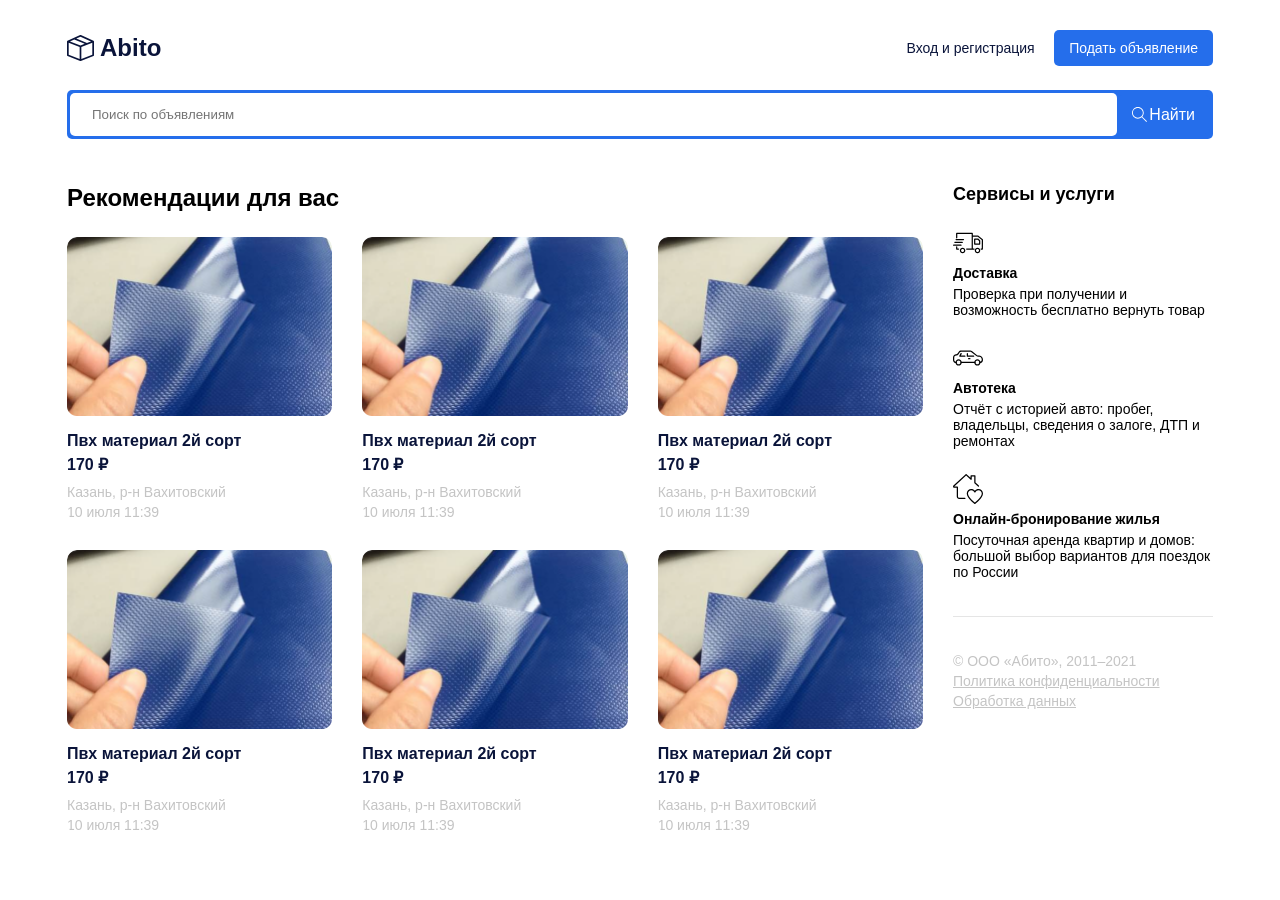
<file: index.html>
<!DOCTYPE html>
<html lang="en">
<head>
    <meta charset="UTF-8">
    <meta name="viewport" content="width=device-width, initial-scale=1.0">
    <link rel="stylesheet" href="./style.css">
    <title>Abito</title>
</head>
<body>
    <header class="header">
        <div class="container">
            <div class="header-box">
                <a href="/" class="header-logo">
                    <img src="./image/logo.svg" alt="logo">
                    <span>Abito</span>
                </a>
                <div class="header-controls">
                    <a href="./login.html" class="btn btn-outline">Вход и регистрация</a>
                    <button class="btn btn-primary">Подать объявление</button>
                </div>

                <div class="header-burger">
                    <img src="./image/burger.svg" alt="burger">
                </div>
            </div>
        </div>
    </header>
    <main>
        <section class="search">
            <div class="container">
                <div class="search-box">
                    <input type="search", placeholder="Поиск по объявлениям">
                    <button class="btn btn-primary search-btn">
                        <img class="search-btn__icon" src="./image/search.svg" alt="search">
                        <span class="search-btn__text">Найти</span>
                    </button>
                </div>
            </div>
        </section>

        <section class="content">
            <div class="container">
                <div class="content-box">
                    <div class="content-main">
                        <h2 class="content-main__title">Рекомендации для вас</h2>

                        <div class="content-main__list">
                            <a href="/product.html" class="content-main__list-item">
                                <div class="content-main__list-item--img">
                                    <img src="./image/card-img.png" alt="card-img">
                                </div>

                                <h5 class="content-main__list-item--title">
                                    Пвх материал 2й сорт
                                </h5>

                                <strong class="content-main__list-item--price">
                                    170 ₽
                                </strong>

                                <div class="content-main__list-item--desc-box">
                                    <span class="content-main__list-item--desc">
                                        Казань, р-н Вахитовский
                                    </span>
                                    <span class="content-main__list-item--desc">
                                        10 июля 11:39
                                    </span>
                                </div>
                            </a>

                            <a href="/product.html" class="content-main__list-item">
                                <div class="content-main__list-item--img">
                                    <img src="./image/card-img.png" alt="card-img">
                                </div>

                                <h5 class="content-main__list-item--title">
                                    Пвх материал 2й сорт
                                </h5>

                                <strong class="content-main__list-item--price">
                                    170 ₽
                                </strong>

                                <div class="content-main__list-item--desc-box">
                                    <span class="content-main__list-item--desc">
                                        Казань, р-н Вахитовский
                                    </span>
                                    <span class="content-main__list-item--desc">
                                        10 июля 11:39
                                    </span>
                                </div>
                            </a>
                            
                            <a href="/product.html" class="content-main__list-item">
                                <div class="content-main__list-item--img">
                                    <img src="./image/card-img.png" alt="card-img">
                                </div>

                                <h5 class="content-main__list-item--title">
                                    Пвх материал 2й сорт
                                </h5>

                                <strong class="content-main__list-item--price">
                                    170 ₽
                                </strong>

                                <div class="content-main__list-item--desc-box">
                                    <span class="content-main__list-item--desc">
                                        Казань, р-н Вахитовский
                                    </span>
                                    <span class="content-main__list-item--desc">
                                        10 июля 11:39
                                    </span>
                                </div>
                            </a>

                            <a href="/product.html" class="content-main__list-item">
                                <div class="content-main__list-item--img">
                                    <img src="./image/card-img.png" alt="card-img">
                                </div>

                                <h5 class="content-main__list-item--title">
                                    Пвх материал 2й сорт
                                </h5>

                                <strong class="content-main__list-item--price">
                                    170 ₽
                                </strong>

                                <div class="content-main__list-item--desc-box">
                                    <span class="content-main__list-item--desc">
                                        Казань, р-н Вахитовский
                                    </span>
                                    <span class="content-main__list-item--desc">
                                        10 июля 11:39
                                    </span>
                                </div>
                            </a>

                            <a href="/product.html" class="content-main__list-item">
                                <div class="content-main__list-item--img">
                                    <img src="./image/card-img.png" alt="card-img">
                                </div>

                                <h5 class="content-main__list-item--title">
                                    Пвх материал 2й сорт
                                </h5>

                                <strong class="content-main__list-item--price">
                                    170 ₽
                                </strong>

                                <div class="content-main__list-item--desc-box">
                                    <span class="content-main__list-item--desc">
                                        Казань, р-н Вахитовский
                                    </span>
                                    <span class="content-main__list-item--desc">
                                        10 июля 11:39
                                    </span>
                                </div>
                            </a>

                            <a href="/product.html" class="content-main__list-item">
                                <div class="content-main__list-item--img">
                                    <img src="./image/card-img.png" alt="card-img">
                                </div>

                                <h5 class="content-main__list-item--title">
                                    Пвх материал 2й сорт
                                </h5>

                                <strong class="content-main__list-item--price">
                                    170 ₽
                                </strong>

                                <div class="content-main__list-item--desc-box">
                                    <span class="content-main__list-item--desc">
                                        Казань, р-н Вахитовский
                                    </span>
                                    <span class="content-main__list-item--desc">
                                        10 июля 11:39
                                    </span>
                                </div>
                            </a>
                        </div>
                    </div>
                    <div class="content-side">
                        <h3 class="content-side__title">Сервисы и услуги</h3>

                        <div class="content-side__box">
                            <div class="content-side__list">
                                <div class="content-side__list-item">
                                    <img class="content-side__list-item--img" src="./image/side-info-1.svg" alt="side-info">
                                    <h5 class="content-side__list-item--title">Доставка</h5>
                                    <p class="content-side__list-item--text">
                                        Проверка при получении и возможность бесплатно вернуть товар
                                    </p>
                                </div>
                                
                                <div class="content-side__list-item">
                                    <img class="content-side__list-item--img" src="./image/side-info-2.svg" alt="side-info">
                                    <h5 class="content-side__list-item--title">Автотека</h5>
                                    <p class="content-side__list-item--text">
                                        Отчёт с историей авто: пробег, владельцы, сведения о залоге, ДТП и ремонтах
                                    </p>
                                </div>

                                <div class="content-side__list-item">
                                    <img class="content-side__list-item--img" src="./image/side-info-3.svg" alt="side-info">
                                    <h5 class="content-side__list-item--title">Онлайн-бронирование жилья</h5>
                                    <p class="content-side__list-item--text">
                                        Посуточная аренда квартир и домов: большой выбор вариантов для поездок по России
                                    </p>
                                </div>
                            </div>

                            <div class="content-side__footer">
                                <p class="content-side__footer--item">
                                    © ООО «Абито», 2011–2021
                                </p>
                                <a href="#" class="content-side__footer--item">
                                    Политика конфиденциальности
                                </a>
                                <a href="#" class="content-side__footer--item">
                                    Обработка данных                   
                                </a>
                            </div>
                        </div>
                    </div>
                </div>
            </div>
        </section>
    </main>
</body>
</html>
</file>
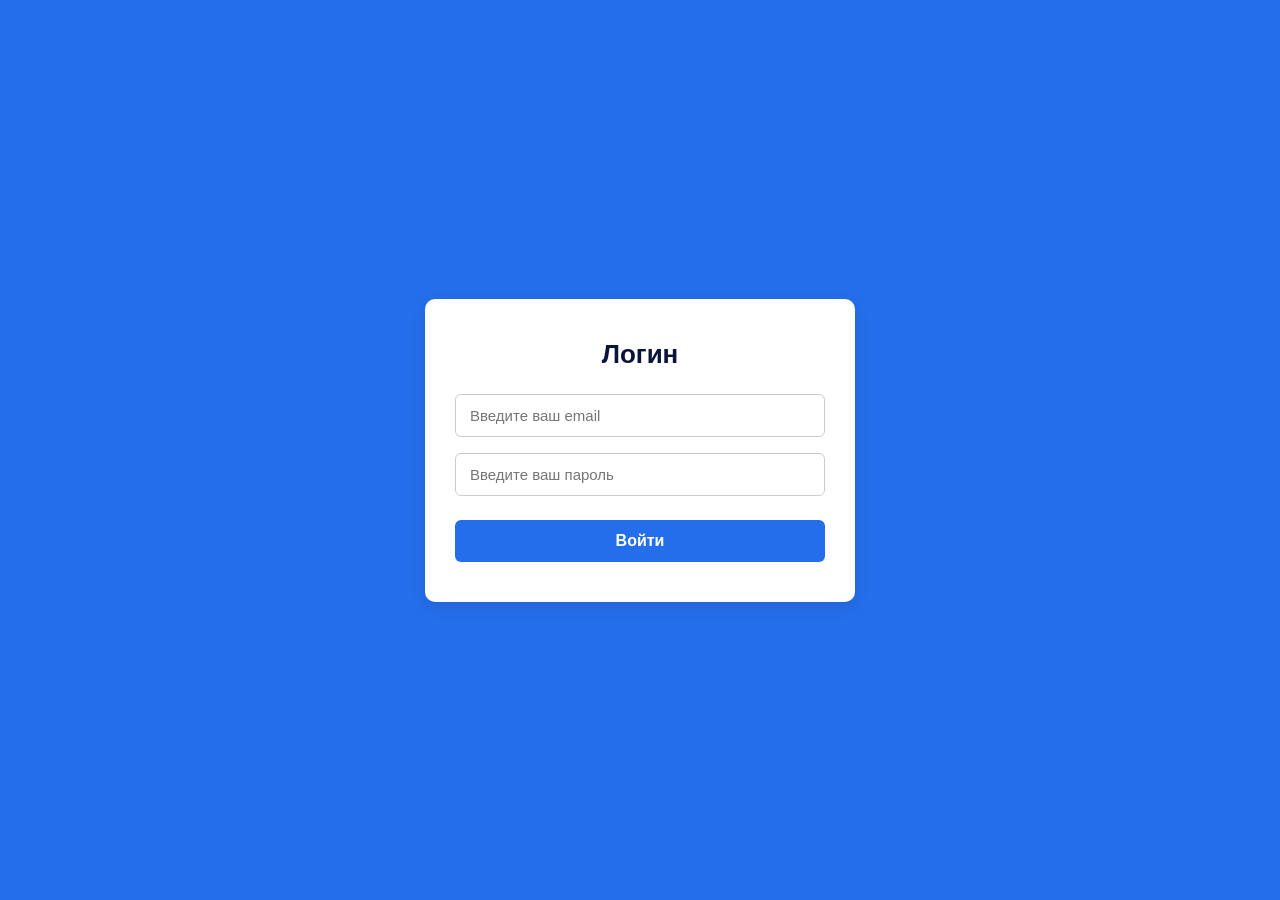
<file: login.html>
<!DOCTYPE html>
<html lang="en">
<head>
    <meta charset="UTF-8">
    <meta name="viewport" content="width=device-width, initial-scale=1.0">
    <link rel="stylesheet" href="./login.css">
    <title>Abito</title>
</head>
<body>
    <div class="login">
        <div class="container">
            <div class="login-box">
                <h1 class="login-box__title">Логин</h1>
                <form class="login-box__form" action="#">
                    <input type="email" id="email" name="email" placeholder="Введите ваш email" required>
                    <input type="password" id="password" name="password" placeholder="Введите ваш пароль" required>
                    <button type="submit" class="login-box__submit">Войти</button>
                </form>
            </div>
        </div>
    </div>
</body>
</html>
</file>
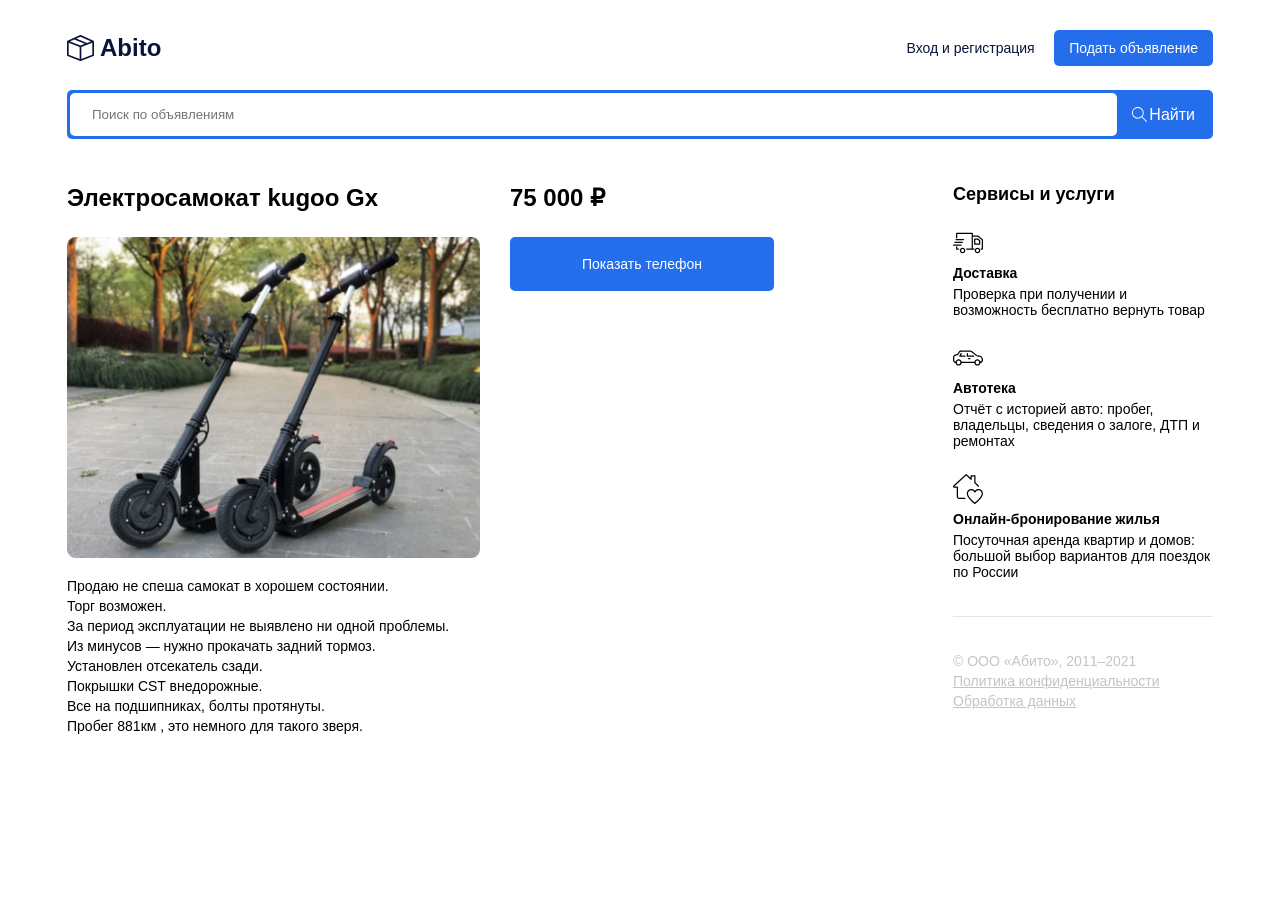
<file: product.html>
<!DOCTYPE html>
<html lang="en">
<head>
    <meta charset="UTF-8">
    <meta name="viewport" content="width=device-width, initial-scale=1.0">
    <link rel="stylesheet" href="./style.css">
    <title>Abito</title>
</head>
<body>
    <header class="header">
        <div class="container">
            <div class="header-box">
                <a href="/" class="header-logo">
                    <img src="./image/logo.svg" alt="logo">
                    <span>Abito</span>
                </a>
                <div class="header-controls">
                    <a href="./login.html" class="btn btn-outline">Вход и регистрация</a>
                    <button class="btn btn-primary">Подать объявление</button>
                </div>

                <div class="header-burger">
                    <img src="./image/burger.svg" alt="burger">
                </div>
            </div>
        </div>
    </header>
    <main>
        <section class="search">
            <div class="container">
                <div class="search-box">
                    <input type="search", placeholder="Поиск по объявлениям">
                    <button class="btn btn-primary search-btn">
                        <img class="search-btn__icon" src="./image/search.svg" alt="search">
                        <span class="search-btn__text">Найти</span>
                    </button>
                </div>
            </div>
        </section>

        <section class="content">
            <div class="container">
                <div class="content-box">
                    <div class="content-product">
                        <div class="content-product__left">
                            <h2 class="content-product__title">Электросамокат kugoo Gx</h2>

                            <img class="content-product__img" src="./image/product-img.jpg" alt="product-img">

                            <p class="content-product__text">
                                Продаю не спеша самокат в хорошем состоянии. <br>
                                Торг возможен. <br>
                                За период эксплуатации не выявлено ни одной проблемы. <br>
                                Из минусов — нужно прокачать задний тормоз. <br>
                                Установлен отсекатель сзади. <br>
                                Покрышки CST внедорожные. <br>
                                Все на подшипниках, болты протянуты. <br>
                                Пробег 881км , это немного для такого зверя.
                            </p>
                        </div>
                        <div class="content-product__right">
                            <h2 class="content-product__price">75 000 ₽</h2>

                            <button class="btn btn-primary btn-large">Показать телефон</button>
                        </div>
                    </div>
                    <div class="content-side">
                        <h3 class="content-side__title">Сервисы и услуги</h3>

                        <div class="content-side__box">
                            <div class="content-side__list">
                                <div class="content-side__list-item">
                                    <img class="content-side__list-item--img" src="./image/side-info-1.svg" alt="side-info">
                                    <h5 class="content-side__list-item--title">Доставка</h5>
                                    <p class="content-side__list-item--text">
                                        Проверка при получении и возможность бесплатно вернуть товар
                                    </p>
                                </div>
                                
                                <div class="content-side__list-item">
                                    <img class="content-side__list-item--img" src="./image/side-info-2.svg" alt="side-info">
                                    <h5 class="content-side__list-item--title">Автотека</h5>
                                    <p class="content-side__list-item--text">
                                        Отчёт с историей авто: пробег, владельцы, сведения о залоге, ДТП и ремонтах
                                    </p>
                                </div>

                                <div class="content-side__list-item">
                                    <img class="content-side__list-item--img" src="./image/side-info-3.svg" alt="side-info">
                                    <h5 class="content-side__list-item--title">Онлайн-бронирование жилья</h5>
                                    <p class="content-side__list-item--text">
                                        Посуточная аренда квартир и домов: большой выбор вариантов для поездок по России
                                    </p>
                                </div>
                            </div>

                            <div class="content-side__footer">
                                <p class="content-side__footer--item">
                                    © ООО «Абито», 2011–2021
                                </p>
                                <a href="#" class="content-side__footer--item">
                                    Политика конфиденциальности
                                </a>
                                <a href="#" class="content-side__footer--item">
                                    Обработка данных                   
                                </a>
                            </div>
                        </div>
                    </div>
                </div>
            </div>
        </section>
    </main>
</body>
</html>
</file>
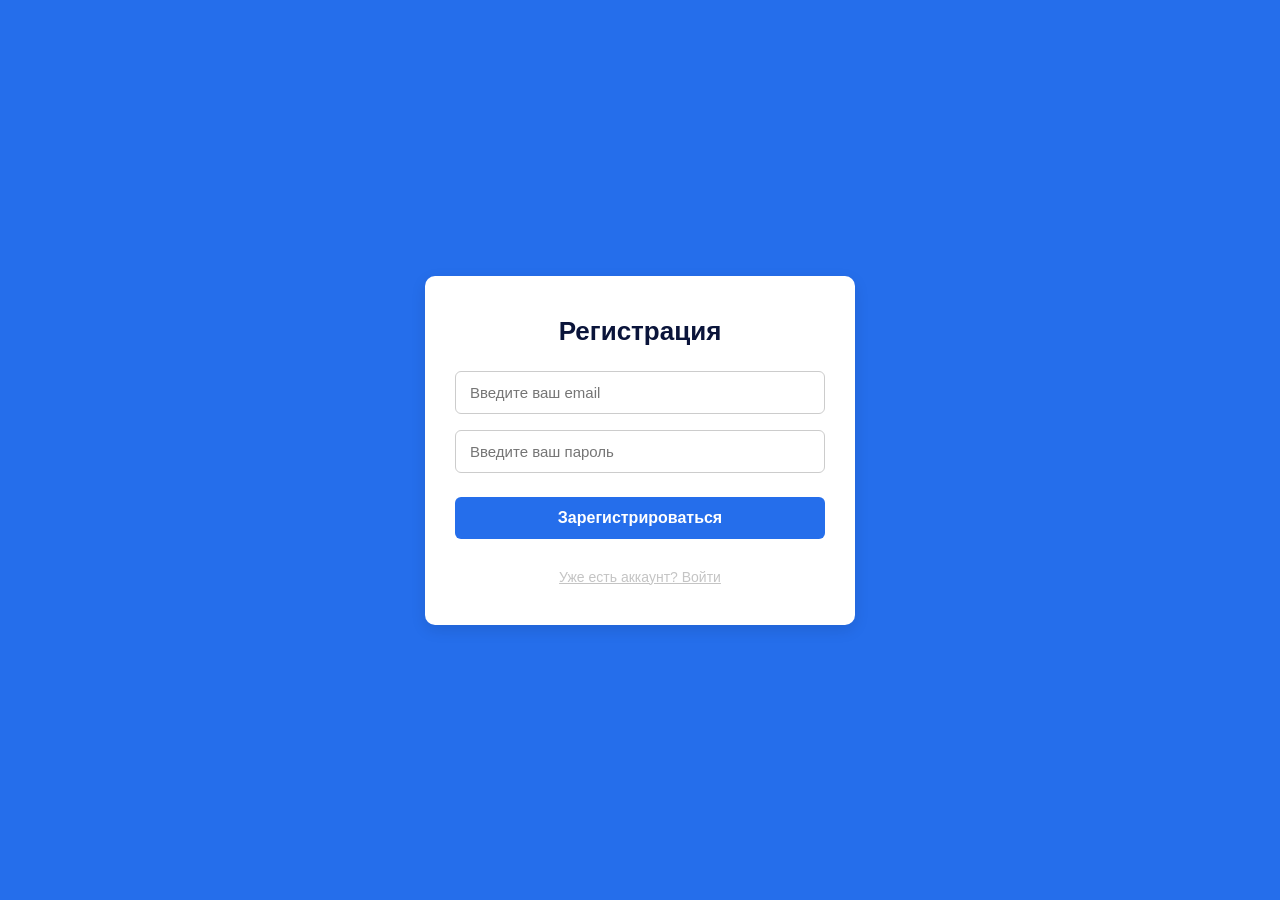
<file: registration.html>
<!DOCTYPE html>
<html lang="en">
<head>
    <meta charset="UTF-8">
    <meta name="viewport" content="width=device-width, initial-scale=1.0">
    <link rel="stylesheet" href="./login.css">
    <title>Abito</title>
</head>
<body>
    <div class="login">
        <div class="container">
            <div class="login-box">
                <h1 class="login-box__title">Регистрация</h1>
                <form class="login-box__form" action="#">
                    <input type="email" id="email" name="email" placeholder="Введите ваш email" required>
                    <input type="password" id="password" name="password" placeholder="Введите ваш пароль" required>
                    <button type="submit" class="login-box__submit">Зарегистрироваться</button>
                </form>
                <a href="./login.html" class="login-box__create-account">Уже есть аккаунт? Войти</a>
            </div>
        </div>
    </div>
</body>
</html>
</file>
<file: style.css>
* {
    box-sizing: border-box;
}

body {
    margin: 0;
    font-family: sans-serif;
}

.container {
    width: 100%;
    max-width: 1170px;
    padding: 0 12px;
    margin: 0 auto;
}

.btn {
    line-height: 16px;
    font-size: 14px;
    font-weight: 400;
    padding: 10px 15px;
    border-radius: 5px;
    border: none;
    cursor: pointer;
}

.btn-outline {
    background-color: transparent;
    text-decoration: none;
    color: rgba(10, 20, 58, 1);
}

.btn-primary {
    background-color: rgba(37, 110, 235, 1);
    color: rgba(255, 255, 255, 1);
}

.btn-large {
    width: 264px;
    height: 54px;
    padding: 19px 72px;
}

.header {
    padding-top: 30px;
    padding-bottom: 24px;
}

.header-box {
    display: flex;
    justify-content: space-between;
    align-items: center;
}

.header-logo {
    display: flex;
    justify-content: flex-start;
    align-items: center;
    text-decoration: none;
}

.header-logo span {
    line-height: 28px;
    font-size: 24px;
    font-weight: 700;
    margin-left: 6px;
    color: rgba(10, 20, 58, 1);
}

.header-burger {
    width: 30px;
    height: 19px;
    display: none;
}

.search {
    margin-bottom: 45px;
}

.search-box {
    width: 100%;
    border-radius: 5px;
    background-color: rgba(37, 110, 235, 1);
    padding: 3px;
    display: flex;
    align-items: center;
    justify-content: flex-start;
}

.search-box input {
    flex-grow: 1;
    padding: 14px 22px;
    border-radius: 5px;
    outline: none;
    border: none;
    min-width: 0;
}

.search-btn {
    display: flex;
    align-items: center;
}

.search-btn .search-btn__icon {
    width: 15px;
    height: 15px;
}

.search-btn .search-btn__text {
    margin-left: 2px;
    font-size: 16px;
    line-height: 19px;
}

.content {
    padding-bottom: 50px;
}

.content-box {
    display: flex;
    justify-content: space-between;
    align-items: flex-start;
    gap: 30px;
}

.content-main {
    flex-grow: 1;
}

.content-main__title {
    font-size: 24px;
    line-height: 28px;
    margin-top: 0;
    margin-bottom: 25px;
}

.content-main__list {
    display: flex;
    justify-content: space-between;
    flex-wrap: wrap;
    row-gap: 30px;
}

.content-main__list-item {
    width: calc((100% - 60px) / 3);
    display: flex;
    flex-direction: column;
    align-items: flex-start;
    border-radius: 10px;
    overflow: hidden;
    text-decoration: none;
}

.content-main__list-item--img {
    width: 100%;
    display: flex;
}

.content-main__list-item--img img {
    width: 100%;
}

.content-main__list-item--title {
    margin-top: 15px;
    margin-bottom: 5px;
    font-size: 16px;
    line-height: 19px;
    color: rgba(10, 20, 58, 1);
}

.content-main__list-item:hover .content-main__list-item--title {
    color: rgba(37, 110, 235, 1);
}

.content-main__list-item--price {
    font-size: 16px;
    line-height: 19px;
    margin-bottom: 10px;
    color: rgba(10, 20, 58, 1);
}

.content-main__list-item--desc-box {
    display: flex;
    flex-direction: column;
    row-gap: 4px;
}

.content-main__list-item--desc {
    font-size: 14px;
    line-height: 16px;
    color: rgba(196, 196, 196, 1);
}

.content-side {
    width: 260px;
    min-width: 260px;
}

.content-side__title {
    font-size: 18px;
    line-height: 21px;
    margin-top: 0;
    margin-bottom: 23px;   
}

.content-side__list {
    display: flex;
    flex-direction: column;
    justify-content: space-between;
    height: 100%;
    gap: 25px;
    border-bottom: 1px solid rgba(229, 229, 229, 1);
    padding-bottom: 36px;
    margin-bottom: 36px;
}

.content-side__list-item {
    display: flex;
    flex-direction: column;
    align-items: flex-start;
}

.content-side__list-item--title {
    margin-top: 7px;
    margin-bottom: 5px;
    font-size: 14px;
    line-height: 16px;
}

.content-side__list-item--text {
    font-size: 14px;
    line-height: 16px;
    margin: 0;
}

.content-side__footer {
    display: flex;
    flex-direction: column;
    gap: 4px;    
}

.content-side__footer--item {
    color: rgba(196, 196, 196, 1);
    margin: 0;
    font-size: 14px;
    line-height: 16px;
}

.content-product {
    display: flex;
    flex-grow: 1;
    gap: 30px;
}

.content-product__left {
    flex-basis: 50%;
}

.content-product__img {
    width: 100%;
}

.content-product__text {
    font-size: 14px;
    line-height: 20px;
}

.content-product__title, .content-product__price {
    font-size: 24px;
    line-height: 28px;
    margin-top: 0;
    margin-bottom: 25px;
}

.content-product__right {
    flex-basis: 50%;
}

@media (max-width: 1200px) {
    .container {
        max-width: 930px;
    }

    .content-main__list-item {
        width: calc((100% - 30px) / 2);
    }
}

@media (max-width: 991px) {
    .container {
        max-width: 730px;
    }

    .content-box {
        flex-direction: column;
    }

    .content-main {
        width: 100%;
    }

    .content-side {
        width: 100%;
        min-width: none;
    }

    .content-product {
        flex-direction: column;
        width: 100%;
    }

    .content-product__left {
        flex-basis: 100%;
        width: 100%;
    }

    .content-product__right {
        flex-basis: 100%;
        width: 100%;
    }    
}

@media (max-width: 786px) {
    .container {
        max-width: 100%;
    }

    .header-controls {
        display: none;
    }

    .header-burger {
        display: block;
    }

    .search-btn .search-btn__text {
        display: none;
    }
}

@media (max-width: 480px) {
    .content-main__list-item {
        width: 100%;
    }
}
</file>
<file: login.css>
* {
    box-sizing: border-box;
    margin: 0;
    padding: 0;
}

.login {
    font-family: sans-serif;
    min-height: 100vh;
    display: flex;
    align-items: center;
    justify-content: center;
    background-color: rgba(37, 110, 235, 1);
    padding: 20px;
}

.container {
    max-width: 430px;
    width: 100%;
    background: #ffffff;
    box-shadow: 0 5px 15px rgba(0, 0, 0, 0.1);
    border-radius: 10px;
}

.login-box {
    padding: 40px 30px;
}

.login-box__title {
    font-size: 26px;
    font-weight: 700;
    text-align: center;
    margin-bottom: 24px;
    color: rgba(10, 20, 58, 1);
}

.login-box__form {
    display: flex;
    flex-direction: column;
    gap: 16px;
}

.login-box__form input {
    width: 100%;
    padding: 12px 14px;
    font-size: 15px;
    border: 1px solid #ccc;
    border-radius: 6px;
    outline: none;
}

.login-box__submit {
    padding: 12px;
    font-size: 16px;
    font-weight: 600;
    color: #fff;
    background-color: rgba(37, 110, 235, 1);
    border: none;
    border-radius: 6px;
    cursor: pointer;
    margin-top: 8px;
}

.login-box__create-account {
    display: block;
    margin-top: 30px;
    text-align: center;
    font-size: 14px;
    line-height: 16px;
    color: rgba(196, 196, 196, 1);
}
</file>
